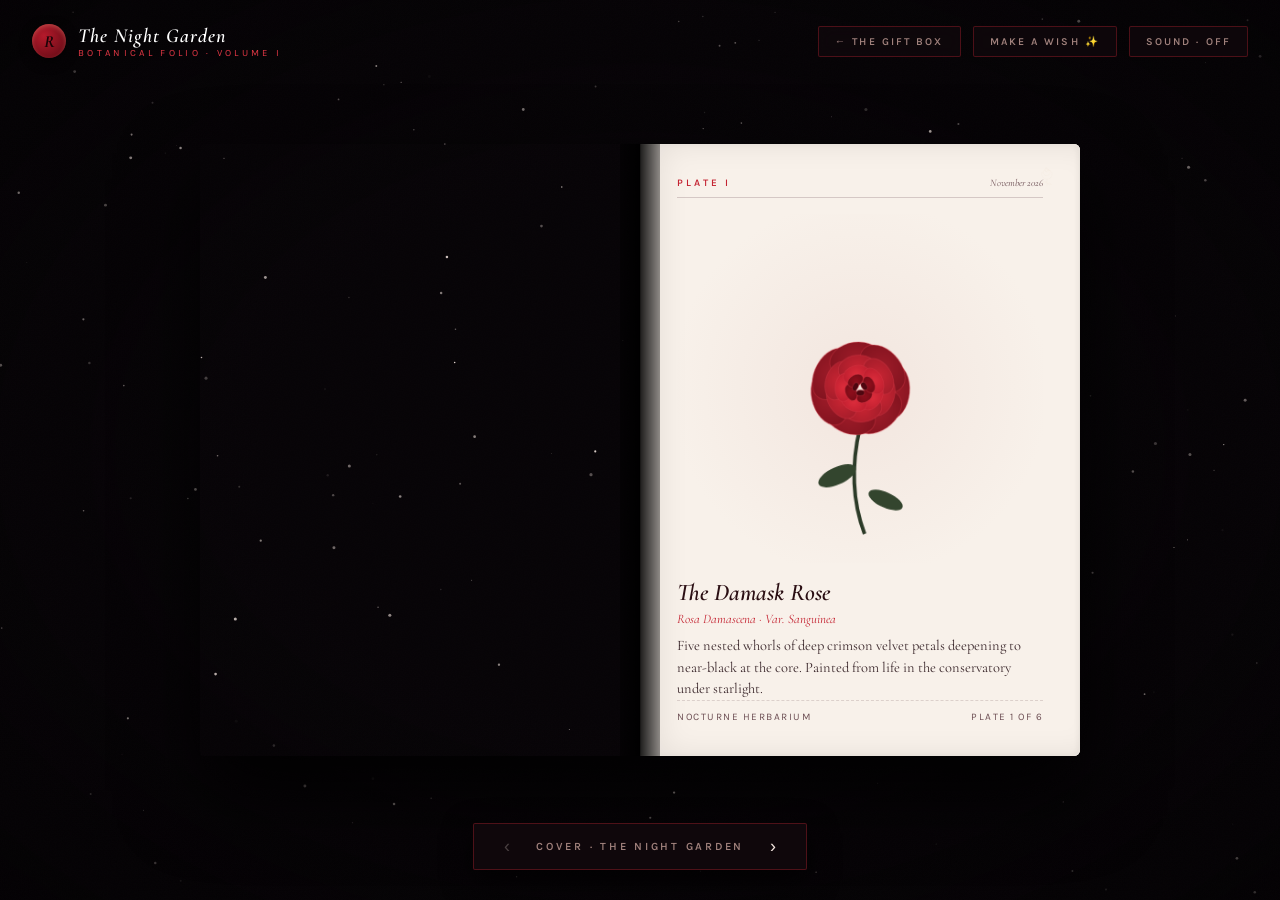
<file: album.html>
<!DOCTYPE html>
<html lang="en">

<head>
    <meta charset="utf-8" />
    <meta name="viewport" content="width=device-width, initial-scale=1, viewport-fit=cover" />
    <meta name="color-scheme" content="dark" />
    <meta name="description" content="The Night Garden — A private botanical album and memories in red and black." />
    <link rel="icon" href="data:image/svg+xml,<svg xmlns='http://www.w3.org/2000/svg' viewBox='0 0 100 100'><circle cx='50' cy='50' r='46' fill='%23070407'/><path d='M50 30 C35 15 15 35 35 60 L50 78 L65 60 C85 35 65 15 50 30 Z' fill='%23c42432'/></svg>" />
    <link rel="stylesheet" href="theme.css" />
    <script src="motifs.js"></script>
    <title>The Night Garden · Botanical Album &amp; Memories</title>

    <link rel="preconnect" href="https://fonts.googleapis.com">
    <link rel="preconnect" href="https://fonts.gstatic.com" crossorigin>
    <link
        href="https://fonts.googleapis.com/css2?family=Cormorant+Garamond:ital,wght@0,400;0,500;0,600;0,700;1,400;1,500;1,600;1,700&family=Karla:wght@300;400;500;600;700&display=swap"
        rel="stylesheet">

    <style>
        :root {
            --bg: #070407;
            --surface: #12090d;
            --surface-card: rgba(18, 9, 13, 0.94);
            --ink: #f3e5df;
            --ink-bright: #ffffff;
            --muted: #a0817c;
            --faint: #6e524d;
            --crimson: #c42432;
            --crimson-glow: #e63946;
            --crimson-dark: #6e0f1a;
            --gold: #d4a373;
            --gold-bright: #f3c78e;
            --gold-dim: rgba(212, 163, 115, 0.28);
            --border: rgba(196, 36, 50, 0.32);
            --paper-bg: #f8f1ea;
            --paper-ink: #201316;
            --paper-sub: #6c4e53;
            --page-width: min(440px, 44vw);
            --page-height: min(620px, 68vh);
        }

        * {
            margin: 0;
            padding: 0;
            box-sizing: border-box;
        }

        html,
        body {
            height: 100%;
            overflow: hidden;
            background: var(--bg);
            color: var(--ink);
            font-family: 'Karla', sans-serif;
            -webkit-font-smoothing: antialiased;
            user-select: none;
            touch-action: manipulation;
        }

        /* Ambient Starry Canvas */
        #bgCanvas {
            position: fixed;
            inset: 0;
            z-index: 1;
            pointer-events: none;
        }

        .vignette {
            position: fixed;
            inset: 0;
            z-index: 2;
            pointer-events: none;
            background: radial-gradient(ellipse at 50% 50%, transparent 40%, rgba(3, 1, 3, 0.82) 100%);
        }

        .grain {
            position: fixed;
            inset: 0;
            z-index: 3;
            pointer-events: none;
            opacity: 0.04;
            background-image: url("data:image/svg+xml;utf8,%3Csvg xmlns='http://www.w3.org/2000/svg' width='140' height='140'%3E%3Cfilter id='n'%3E%3CfeTurbulence type='fractalNoise' baseFrequency='0.85' numOctaves='2' stitchTiles='stitch'/%3E%3C/filter%3E%3Crect width='140' height='140' filter='url(%23n)' opacity='0.4'/%3E%3C/svg%3E");
        }

        /* Top Bar */
        .top-bar {
            position: fixed;
            top: 24px;
            left: 32px;
            right: 32px;
            z-index: 20;
            display: flex;
            align-items: center;
            justify-content: space-between;
            pointer-events: auto;
        }

        .brand {
            display: flex;
            align-items: center;
            gap: 12px;
            text-decoration: none;
            color: var(--ink);
        }

        .brand-seal {
            width: 34px;
            height: 34px;
            border-radius: 50%;
            background: radial-gradient(circle at 35% 35%, #b51a2b, #590913);
            display: flex;
            align-items: center;
            justify-content: center;
            font-family: 'Cormorant Garamond', Georgia, serif;
            font-size: 17px;
            font-weight: 700;
            font-style: italic;
            color: #1a0407;
            box-shadow: 0 4px 12px rgba(0, 0, 0, 0.6), inset 0 2px 4px rgba(255, 140, 120, 0.4);
        }

        .brand-text h1 {
            font-family: 'Cormorant Garamond', Georgia, serif;
            font-size: 20px;
            font-style: italic;
            font-weight: 600;
            letter-spacing: 0.05em;
            line-height: 1.1;
            color: var(--ink-bright);
        }

        .brand-text span {
            font-size: 9.5px;
            letter-spacing: 0.35em;
            text-transform: uppercase;
            color: var(--crimson-glow);
            display: block;
        }

        .nav-links {
            display: flex;
            align-items: center;
            gap: 12px;
        }

        .btn-nav {
            background: rgba(18, 9, 13, 0.7);
            border: 1px solid rgba(196, 36, 50, 0.35);
            color: var(--muted);
            font-family: 'Karla', sans-serif;
            font-size: 10.5px;
            font-weight: 600;
            letter-spacing: 0.2em;
            text-transform: uppercase;
            padding: 8px 16px;
            cursor: var(--cursor-rose-hover);
            backdrop-filter: blur(8px);
            border-radius: 2px;
            text-decoration: none;
            display: inline-flex;
            align-items: center;
            gap: 6px;
            transition: all 0.25s ease;
        }

        .btn-nav:hover {
            border-color: var(--crimson-glow);
            color: var(--ink-bright);
            background: rgba(35, 12, 18, 0.85);
            transform: translateY(-1px);
        }

        /* App Container */
        #albumApp {
            position: fixed;
            inset: 0;
            z-index: 10;
            display: flex;
            align-items: center;
            justify-content: center;
        }

        /* ==================== STATE: LOCKED ==================== */
        #lockedView {
            display: flex;
            flex-direction: column;
            align-items: center;
            justify-content: center;
            text-align: center;
            position: relative;
            transition: opacity 0.8s cubic-bezier(0.16, 1, 0.3, 1), transform 0.8s cubic-bezier(0.16, 1, 0.3, 1);
        }

        #lockedView.hidden {
            opacity: 0;
            transform: scale(0.92);
            pointer-events: none;
        }

        .album-closed-wrapper {
            position: relative;
            width: min(340px, 80vw);
            height: min(460px, 58vh);
            perspective: 1000px;
            cursor: var(--cursor-rose-hover);
            margin-bottom: 24px;
        }

        .album-book-closed {
            width: 100%;
            height: 100%;
            background: linear-gradient(135deg, #18090f 0%, #0d0407 100%);
            border-radius: 6px 14px 14px 6px;
            box-shadow: -10px 0 20px rgba(0, 0, 0, 0.8),
                        18px 24px 60px rgba(0, 0, 0, 0.9),
                        0 0 35px rgba(196, 36, 50, 0.22);
            border: 1.5px solid rgba(196, 36, 50, 0.38);
            position: relative;
            display: flex;
            flex-direction: column;
            align-items: center;
            justify-content: center;
            padding: 30px;
            transition: transform 0.3s cubic-bezier(0.16, 1, 0.3, 1), box-shadow 0.3s ease;
        }

        .album-book-closed::before {
            /* Spine ribbing */
            content: "";
            position: absolute;
            left: 0;
            top: 0;
            bottom: 0;
            width: 26px;
            background: linear-gradient(90deg, rgba(0,0,0,0.6) 0%, rgba(196,36,50,0.15) 50%, transparent 100%);
            border-right: 1px solid rgba(212, 163, 115, 0.2);
            border-radius: 6px 0 0 6px;
        }

        .album-book-closed::after {
            /* Gold foil border line */
            content: "";
            position: absolute;
            inset: 14px 14px 14px 34px;
            border: 1px solid rgba(212, 163, 115, 0.3);
            border-radius: 3px;
            pointer-events: none;
        }

        .album-cover-title {
            font-family: 'Cormorant Garamond', Georgia, serif;
            font-style: italic;
            font-size: clamp(22px, 3.2vw, 30px);
            font-weight: 600;
            color: var(--ink-bright);
            letter-spacing: 0.08em;
            margin-bottom: 4px;
            text-shadow: 0 2px 10px rgba(0,0,0,0.9);
        }

        .album-cover-sub {
            font-size: 9.5px;
            letter-spacing: 0.36em;
            text-transform: uppercase;
            color: var(--gold);
            margin-bottom: 28px;
        }

        /* Wax Seal Component */
        .wax-seal-container {
            position: relative;
            width: 90px;
            height: 90px;
            display: flex;
            align-items: center;
            justify-content: center;
            margin-bottom: 18px;
        }

        .wax-seal {
            width: 86px;
            height: 86px;
            border-radius: 50%;
            background: radial-gradient(circle at 35% 32%, #c92434 0%, #7e0e19 65%, #46060c 100%);
            box-shadow: 0 10px 30px rgba(0, 0, 0, 0.8),
                        inset 0 -8px 14px rgba(0, 0, 0, 0.6),
                        inset 0 4px 8px rgba(255, 170, 150, 0.45);
            display: flex;
            align-items: center;
            justify-content: center;
            position: relative;
            cursor: var(--cursor-rose-hover);
            transition: transform 0.2s cubic-bezier(0.16, 1, 0.3, 1), box-shadow 0.2s ease;
        }

        .wax-seal-inner {
            width: 66px;
            height: 66px;
            border-radius: 50%;
            border: 1.5px dashed rgba(255, 180, 160, 0.35);
            display: flex;
            align-items: center;
            justify-content: center;
            position: relative;
        }

        .wax-seal-monogram {
            font-family: 'Cormorant Garamond', Georgia, serif;
            font-style: italic;
            font-size: 38px;
            font-weight: 700;
            color: #240407;
            text-shadow: 0 1px 2px rgba(255, 160, 150, 0.3);
            line-height: 1;
        }

        .seal-crack-svg {
            position: absolute;
            inset: 0;
            width: 100%;
            height: 100%;
            pointer-events: none;
            opacity: 0;
        }

        .seal-crack-svg path {
            stroke: #ffe6a7;
            stroke-width: 2.2;
            stroke-linecap: round;
            stroke-linejoin: round;
            fill: none;
            filter: drop-shadow(0 0 6px #ffd166);
            stroke-dasharray: 60;
            stroke-dashoffset: 60;
        }

        /* Shake animation when hovered or clicked while locked */
        .seal-shake {
            animation: sealWobble 0.6s cubic-bezier(0.36, 0.07, 0.19, 0.97) both;
        }

        @keyframes sealWobble {
            10%, 90% { transform: translate3d(-2px, 0, 0) rotate(-1.5deg); }
            20%, 80% { transform: translate3d(3px, 0, 0) rotate(2deg); }
            30%, 50%, 70% { transform: translate3d(-4px, 0, 0) rotate(-2deg); }
            40%, 60% { transform: translate3d(4px, 0, 0) rotate(2deg); }
        }

        /* Seal tooltip */
        .seal-tooltip {
            position: absolute;
            bottom: -46px;
            left: 50%;
            transform: translateX(-50%) translateY(6px);
            background: rgba(14, 6, 10, 0.94);
            border: 1px solid rgba(230, 57, 70, 0.6);
            color: #fff;
            padding: 7px 16px;
            font-size: 11.5px;
            font-weight: 600;
            letter-spacing: 0.12em;
            border-radius: 3px;
            white-space: nowrap;
            pointer-events: none;
            opacity: 0;
            transition: opacity 0.3s ease, transform 0.3s ease;
            box-shadow: 0 8px 24px rgba(0, 0, 0, 0.8), 0 0 16px rgba(196, 36, 50, 0.35);
            z-index: 15;
        }

        .seal-tooltip::after {
            content: "";
            position: absolute;
            top: -5px;
            left: 50%;
            transform: translateX(-50%);
            border-left: 5px solid transparent;
            border-right: 5px solid transparent;
            border-bottom: 5px solid rgba(230, 57, 70, 0.6);
        }

        .seal-tooltip.visible {
            opacity: 1;
            transform: translateX(-50%) translateY(0);
        }

        /* Seal ribbon */
        .seal-ribbon {
            position: absolute;
            width: 14px;
            height: 100%;
            background: linear-gradient(180deg, rgba(20, 2, 5, 0.95), rgba(40, 5, 10, 0.95));
            border-left: 1px solid rgba(196, 36, 50, 0.3);
            border-right: 1px solid rgba(196, 36, 50, 0.3);
            z-index: 1;
        }

        .locked-caption {
            font-family: 'Cormorant Garamond', Georgia, serif;
            font-style: italic;
            font-size: 16px;
            color: var(--muted);
            margin-top: 8px;
            max-width: 320px;
            line-height: 1.4;
        }

        .test-unlock-bar {
            margin-top: 18px;
            display: flex;
            align-items: center;
            gap: 12px;
        }

        .btn-test-unlock {
            background: transparent;
            border: 1px dashed rgba(212, 163, 115, 0.45);
            color: var(--gold);
            font-family: 'Karla', sans-serif;
            font-size: 10px;
            letter-spacing: 0.2em;
            text-transform: uppercase;
            padding: 6px 14px;
            border-radius: 2px;
            cursor: var(--cursor-rose-hover);
            transition: all 0.25s ease;
        }

        .btn-test-unlock:hover {
            background: rgba(212, 163, 115, 0.12);
            border-color: var(--gold-bright);
            color: var(--gold-bright);
        }

        /* ==================== STATE: ALBUM_OPEN ==================== */
        #openView {
            position: fixed;
            inset: 0;
            z-index: 12;
            display: flex;
            flex-direction: column;
            align-items: center;
            justify-content: center;
            opacity: 0;
            pointer-events: none;
            transition: opacity 0.8s cubic-bezier(0.16, 1, 0.3, 1);
        }

        #openView.active {
            opacity: 1;
            pointer-events: auto;
        }

        /* 3D Book Stage */
        .book-viewport {
            perspective: 2000px;
            perspective-origin: 50% 50%;
            width: calc(var(--page-width) * 2);
            height: var(--page-height);
            position: relative;
            display: flex;
            align-items: center;
            justify-content: center;
        }

        .book-container {
            width: calc(var(--page-width) * 2);
            height: var(--page-height);
            position: relative;
            transform-style: preserve-3d;
            box-shadow: 0 35px 80px rgba(0, 0, 0, 0.85);
            border-radius: 4px 10px 10px 4px;
        }

        /* Spine shadow */
        .book-spine {
            position: absolute;
            left: 50%;
            top: 0;
            bottom: 0;
            width: 40px;
            transform: translateX(-50%);
            background: linear-gradient(90deg, 
                rgba(0,0,0,0.4) 0%, 
                rgba(0,0,0,0.85) 48%, 
                rgba(0,0,0,0.95) 50%, 
                rgba(0,0,0,0.85) 52%, 
                rgba(0,0,0,0.4) 100%);
            z-index: 30;
            pointer-events: none;
        }

        /* Single Page Sheet */
        .sheet {
            position: absolute;
            top: 0;
            right: 0;
            width: var(--page-width);
            height: var(--page-height);
            transform-origin: left center;
            transform-style: preserve-3d;
            transition: transform 0.9s cubic-bezier(0.25, 1, 0.3, 1);
            cursor: var(--cursor-rose-hover);
        }

        .sheet.flipped {
            transform: rotateY(-180deg);
        }

        .page-face {
            position: absolute;
            inset: 0;
            background: var(--paper-bg);
            color: var(--paper-ink);
            backface-visibility: hidden;
            border-radius: 0 6px 6px 0;
            overflow: hidden;
            display: flex;
            flex-direction: column;
            padding: 32px 36px;
            box-shadow: inset 20px 0 30px rgba(0, 0, 0, 0.08), 
                        inset -2px 0 5px rgba(0, 0, 0, 0.04);
            border: 1px solid rgba(0, 0, 0, 0.06);
        }

        .page-face.back {
            transform: rotateY(180deg);
            border-radius: 6px 0 0 6px;
            box-shadow: inset -20px 0 30px rgba(0, 0, 0, 0.08), 
                        inset 2px 0 5px rgba(0, 0, 0, 0.04);
        }

        /* Botanical & Plate Content Styling */
        .plate-header {
            display: flex;
            align-items: baseline;
            justify-content: space-between;
            border-bottom: 1px solid rgba(108, 78, 83, 0.25);
            padding-bottom: 8px;
            margin-bottom: 16px;
        }

        .plate-num {
            font-size: 10px;
            font-weight: 600;
            letter-spacing: 0.3em;
            text-transform: uppercase;
            color: var(--crimson);
        }

        .plate-date {
            font-size: 10px;
            font-style: italic;
            font-family: 'Cormorant Garamond', Georgia, serif;
            color: var(--paper-sub);
        }

        .plate-art {
            flex: 1;
            display: flex;
            align-items: center;
            justify-content: center;
            position: relative;
            background: radial-gradient(circle at 50% 50%, rgba(240, 225, 218, 0.7), transparent 75%);
            border-radius: 4px;
            margin-bottom: 16px;
            overflow: hidden;
        }

        .plate-canvas {
            width: 100%;
            height: 100%;
            display: block;
        }

        .plate-title {
            font-family: 'Cormorant Garamond', Georgia, serif;
            font-style: italic;
            font-size: 24px;
            font-weight: 600;
            color: #2b0f14;
            line-height: 1.15;
            margin-bottom: 4px;
        }

        .plate-latin {
            font-family: 'Cormorant Garamond', serif;
            font-style: italic;
            font-size: 13px;
            color: var(--crimson);
            margin-bottom: 8px;
        }

        .plate-body {
            font-family: 'Cormorant Garamond', serif;
            font-size: 14.5px;
            line-height: 1.5;
            color: #3b282c;
        }

        .plate-signature {
            margin-top: auto;
            display: flex;
            align-items: center;
            justify-content: space-between;
            font-size: 10px;
            letter-spacing: 0.15em;
            text-transform: uppercase;
            color: var(--paper-sub);
            padding-top: 10px;
            border-top: 1px dashed rgba(108, 78, 83, 0.2);
        }

        /* Dedication Page Special */
        .dedication-page {
            background: linear-gradient(160deg, #fbf7f2 0%, #f1e6dc 100%);
            display: flex;
            flex-direction: column;
            justify-content: center;
            text-align: center;
            padding: 40px;
        }

        .dedication-ornament {
            font-size: 24px;
            color: var(--crimson);
            margin-bottom: 16px;
        }

        .dedication-title {
            font-family: 'Cormorant Garamond', Georgia, serif;
            font-style: italic;
            font-size: 32px;
            font-weight: 600;
            color: #28070e;
            margin-bottom: 18px;
            line-height: 1.1;
        }

        .dedication-text {
            font-family: 'Cormorant Garamond', Georgia, serif;
            font-style: italic;
            font-size: 17px;
            line-height: 1.65;
            color: #3f2228;
            margin-bottom: 24px;
        }

        /* Controls under flipbook */
        .book-controls {
            position: fixed;
            bottom: 30px;
            left: 50%;
            transform: translateX(-50%);
            z-index: 25;
            display: flex;
            align-items: center;
            gap: 16px;
            background: rgba(18, 9, 13, 0.88);
            border: 1px solid rgba(196, 36, 50, 0.35);
            padding: 8px 20px;
            border-radius: 2px;
            backdrop-filter: blur(10px);
            box-shadow: 0 10px 30px rgba(0, 0, 0, 0.7);
        }

        .btn-page-turn {
            background: transparent;
            border: none;
            color: var(--ink);
            font-size: 18px;
            cursor: var(--cursor-rose-hover);
            padding: 4px 10px;
            border-radius: 4px;
            transition: all 0.2s;
            display: flex;
            align-items: center;
            justify-content: center;
        }

        .btn-page-turn:hover:not(:disabled) {
            color: var(--crimson-glow);
            transform: scale(1.15);
        }

        .btn-page-turn:disabled {
            opacity: 0.25;
            cursor: not-allowed;
        }

        .page-indicator {
            font-size: 11px;
            font-weight: 600;
            letter-spacing: 0.25em;
            text-transform: uppercase;
            color: var(--muted);
            min-width: 80px;
            text-align: center;
        }

        /* Page click helpers */
        .page-click-zone {
            position: absolute;
            top: 0;
            bottom: 0;
            width: 50%;
            z-index: 40;
            cursor: var(--cursor-rose-hover);
        }

        .click-prev { left: 0; }
        .click-next { right: 0; }

        @media (max-width: 768px) {
            :root {
                --page-width: min(320px, 86vw);
                --page-height: min(480px, 64vh);
            }

            .book-viewport {
                width: var(--page-width);
            }

            .book-container {
                width: var(--page-width);
            }

            .book-spine {
                display: none;
            }

            .sheet {
                left: 0;
            }
        }

        @media (prefers-reduced-motion: reduce) {
            * {
                animation-duration: 0.01ms !important;
                transition-duration: 0.01ms !important;
            }
        }
    </style>
</head>

<body>
    <canvas id="bgCanvas"></canvas>
    <div class="vignette"></div>
    <div class="grain"></div>

    <!-- Navigation Header -->
    <header class="top-bar">
        <a class="brand" href="index.html">
            <div class="brand-seal">R</div>
            <div class="brand-text">
                <h1>The Night Garden</h1>
                <span>Botanical Folio · Volume I</span>
            </div>
        </a>
        <nav class="nav-links">
            <a class="btn-nav" href="index.html">← The Gift Box</a>
            <a class="btn-nav" href="wish.html">Make a Wish ✨</a>
            <button class="btn-nav" id="btnAudioToggle" type="button" aria-pressed="false">Sound · Off</button>
        </nav>
    </header>

    <main id="albumApp">
        <!-- ==================== STATE: LOCKED ==================== -->
        <section id="lockedView" aria-label="Wax-Sealed Album">
            <div class="album-closed-wrapper" id="albumClosedWrapper" tabindex="0" role="button"
                aria-haspopup="dialog" aria-label="Wax-Sealed Botanical Album. Sealed until November 9, 2026.">
                <div class="album-book-closed" id="bookClosed">
                    <div class="seal-ribbon"></div>
                    <div class="album-cover-title">The Night Garden</div>
                    <div class="album-cover-sub">Botanical Plates &amp; Memories</div>

                    <!-- Wax Seal Component -->
                    <div class="wax-seal-container">
                        <div class="wax-seal" id="waxSeal" title="Click or hover to inspect seal">
                            <div class="wax-seal-inner">
                                <span class="wax-seal-monogram">R</span>
                            </div>
                            <!-- Golden Crack SVG -->
                            <svg class="seal-crack-svg" id="sealCrackSvg" viewBox="0 0 100 100">
                                <path id="crackPath1" d="M50 8 L48 35 L34 45 L20 60 L12 85" />
                                <path id="crackPath2" d="M48 35 L62 52 L78 58 L92 78" />
                                <path id="crackPath3" d="M62 52 L52 75 L54 94" />
                            </svg>
                        </div>
                        <div class="seal-tooltip" id="sealTooltip" role="status" aria-live="polite">
                            Sealed until Nov 9, 2026 🔒
                        </div>
                    </div>

                    <p class="locked-caption">
                        Ceremonially sealed with crimson wax.<br>
                        Unlocks when the birthday moment arrives.
                    </p>
                </div>
            </div>

            <!-- Discrete Preview / Test Unlock Toggle -->
            <div class="test-unlock-bar">
                <button class="btn-test-unlock" id="btnBreakSealTest" type="button">
                    Break Seal &amp; Preview Album ⚡
                </button>
            </div>
        </section>

        <!-- ==================== STATE: ALBUM_OPEN ==================== -->
        <section id="openView" aria-label="Interactive Botanical Album">
            <div class="book-viewport">
                <!-- Click Zones for fast clicking -->
                <div class="page-click-zone click-prev" id="zonePrev" title="Previous Page"></div>
                <div class="page-click-zone click-next" id="zoneNext" title="Next Page"></div>

                <div class="book-container" id="bookContainer">
                    <div class="book-spine"></div>

                    <!-- SHEET 3 (Plates V & VI) - Base / Back -->
                    <div class="sheet" id="sheet3" style="z-index: 1;">
                        <!-- Front Face: Plate V Posy -->
                        <div class="page-face front">
                            <div class="card-botanical-flourish" aria-hidden="true">
                                <svg viewBox="0 0 100 100" width="28" height="28" style="fill:none;stroke:var(--champagne,#d4b483);stroke-width:1;stroke-linecap:round;stroke-linejoin:round;"><path d="M50,20 C44,32 44,54 50,66 C56,54 56,32 50,20 Z M50,66 C36,62 26,48 30,30 C38,42 45,55 50,66 Z M50,66 C64,62 74,48 70,30 C62,42 55,55 50,66 Z M50,66 L50,92 M50,82 Q65,72 70,54 Q60,68 50,78" /></svg>
                            </div>
                            <div class="plate-header">
                                <span class="plate-num">Plate V</span>
                                <span class="plate-date">November 2026</span>
                            </div>
                            <div class="plate-art">
                                <canvas class="plate-canvas" id="canvasPlate5"></canvas>
                            </div>
                            <h2 class="plate-title">The Midnight Posy</h2>
                            <div class="plate-latin">Fasciculus Nocturnus · Hand-Tied Ribbon</div>
                            <p class="plate-body">
                                Eleven stems gathered into folded obsidian paper, tied in heavy silk.
                                Kept in darkness so each bloom wakes only when held.
                            </p>
                            <div class="plate-signature">
                                <span>Nocturne Herbarium</span>
                                <span>Plate 5 of 6</span>
                            </div>
                        </div>

                        <!-- Back Face: Plate VI Colophon & Wishes -->
                        <div class="page-face back dedication-page">
                            <div class="card-botanical-flourish" aria-hidden="true">
                                <svg viewBox="0 0 100 100" width="28" height="28" style="fill:none;stroke:var(--champagne,#d4b483);stroke-width:1;stroke-linecap:round;stroke-linejoin:round;"><path d="M50,50 Q46,32 50,16 Q54,32 50,50 Z M50,50 Q66,36 82,28 Q74,46 50,50 Z M50,50 Q34,36 18,28 Q26,46 50,50 Z M50,50 Q72,58 84,72 Q64,68 50,50 Z M50,50 Q28,58 16,72 Q36,68 50,50 Z M50,50 Q46,68 50,86 Q54,68 50,50 Z M50,50 L46,38 M50,50 L54,38 M50,50 L50,35" /></svg>
                            </div>
                            <div class="dedication-ornament">❦</div>
                            <h2 class="dedication-title">Colophon</h2>
                            <p class="dedication-text">
                                Set in Cormorant Garamond &amp; Karla.<br>
                                Rendered with procedural starlight, procedural velvet canvas, and soft acoustic bells.<br>
                                Every petal crafted without a single white fleck.
                            </p>
                            <div style="margin-top: 14px;">
                                <a class="btn-nav" href="wish.html" style="background: rgba(196,36,50,0.15); color: #fff;">
                                    View Wishes Left in the Night ✨
                                </a>
                            </div>
                            <div class="plate-signature" style="margin-top: 24px;">
                                <span>Printed in Obsidian &amp; Red</span>
                                <span>Finis</span>
                            </div>
                        </div>
                    </div>

                    <!-- SHEET 2 (Plates III & IV) - Middle -->
                    <div class="sheet" id="sheet2" style="z-index: 2;">
                        <!-- Front Face: Plate III Night Tulip -->
                        <div class="page-face front">
                            <div class="card-botanical-flourish" aria-hidden="true">
                                <svg viewBox="0 0 100 100" width="28" height="28" style="fill:none;stroke:var(--champagne,#d4b483);stroke-width:1;stroke-linecap:round;stroke-linejoin:round;"><path d="M50,20 C44,32 44,54 50,66 C56,54 56,32 50,20 Z M50,66 C36,62 26,48 30,30 C38,42 45,55 50,66 Z M50,66 C64,62 74,48 70,30 C62,42 55,55 50,66 Z M50,66 L50,92 M50,82 Q65,72 70,54 Q60,68 50,78" /></svg>
                            </div>
                            <div class="plate-header">
                                <span class="plate-num">Plate III</span>
                                <span class="plate-date">November 2026</span>
                            </div>
                            <div class="plate-art">
                                <canvas class="plate-canvas" id="canvasPlate3"></canvas>
                            </div>
                            <h2 class="plate-title">The Night Tulip</h2>
                            <div class="plate-latin">Tulipa Gesneriana · Queen of the Dark</div>
                            <p class="plate-body">
                                Goblet-shaped petals steeped in darkest oxblood with iridescent crimson edges.
                                At rest they cup the quiet heat of midnight.
                            </p>
                            <div class="plate-signature">
                                <span>Nocturne Herbarium</span>
                                <span>Plate 3 of 6</span>
                            </div>
                        </div>

                        <!-- Back Face: Plate IV Dedication -->
                        <div class="page-face back dedication-page">
                            <div class="card-botanical-flourish" aria-hidden="true">
                                <svg viewBox="0 0 100 100" width="28" height="28" style="fill:none;stroke:var(--champagne,#d4b483);stroke-width:1;stroke-linecap:round;stroke-linejoin:round;"><path d="M50,24 C44,24 40,28 42,34 C44,38 52,38 54,32 C55,27 48,25 45,28 C42,31 43,37 48,39 C54,41 58,35 56,30 M39,33 C34,40 37,48 45,52 C53,54 62,48 61,38 C60,32 54,30 50,30 M32,40 C28,50 34,62 48,65 C60,66 69,56 68,44 C67,36 60,33 54,33 M50,65 Q50,78 50,90 M49,74 Q38,70 34,78 Q42,80 49,76 M51,80 Q62,76 66,84 Q58,86 51,82" /></svg>
                            </div>
                            <div class="dedication-ornament">❧</div>
                            <h2 class="dedication-title">For You, On Your Birthday</h2>
                            <p class="dedication-text">
                                "May the year ahead unfurl gently, like night roses in a warm room —
                                fearless, deep, and luminous in the dark."
                            </p>
                            <div style="font-family:'Cormorant Garamond', Georgia, serif; font-size: 20px; font-style: italic; color: var(--crimson);">
                                With all my heart.
                            </div>
                            <div class="plate-signature" style="margin-top: 30px;">
                                <span>Dedication</span>
                                <span>Plate 4 of 6</span>
                            </div>
                        </div>
                    </div>

                    <!-- SHEET 1 (Plates I & II) - Top -->
                    <div class="sheet" id="sheet1" style="z-index: 3;">
                        <!-- Front Face: Plate I Damask Rose -->
                        <div class="page-face front">
                            <div class="card-botanical-flourish" aria-hidden="true">
                                <svg viewBox="0 0 100 100" width="28" height="28" style="fill:none;stroke:var(--champagne,#d4b483);stroke-width:1;stroke-linecap:round;stroke-linejoin:round;"><path d="M50,24 C44,24 40,28 42,34 C44,38 52,38 54,32 C55,27 48,25 45,28 C42,31 43,37 48,39 C54,41 58,35 56,30 M39,33 C34,40 37,48 45,52 C53,54 62,48 61,38 C60,32 54,30 50,30 M32,40 C28,50 34,62 48,65 C60,66 69,56 68,44 C67,36 60,33 54,33 M50,65 Q50,78 50,90 M49,74 Q38,70 34,78 Q42,80 49,76 M51,80 Q62,76 66,84 Q58,86 51,82" /></svg>
                            </div>
                            <div class="plate-header">
                                <span class="plate-num">Plate I</span>
                                <span class="plate-date">November 2026</span>
                            </div>
                            <div class="plate-art">
                                <canvas class="plate-canvas" id="canvasPlate1"></canvas>
                            </div>
                            <h2 class="plate-title">The Damask Rose</h2>
                            <div class="plate-latin">Rosa Damascena · Var. Sanguinea</div>
                            <p class="plate-body">
                                Five nested whorls of deep crimson velvet petals deepening to near-black at the core.
                                Painted from life in the conservatory under starlight.
                            </p>
                            <div class="plate-signature">
                                <span>Nocturne Herbarium</span>
                                <span>Plate 1 of 6</span>
                            </div>
                        </div>

                        <!-- Back Face: Plate II Stargazer Lily -->
                        <div class="page-face back">
                            <div class="card-botanical-flourish" aria-hidden="true">
                                <svg viewBox="0 0 100 100" width="28" height="28" style="fill:none;stroke:var(--champagne,#d4b483);stroke-width:1;stroke-linecap:round;stroke-linejoin:round;"><path d="M50,50 Q46,32 50,16 Q54,32 50,50 Z M50,50 Q66,36 82,28 Q74,46 50,50 Z M50,50 Q34,36 18,28 Q26,46 50,50 Z M50,50 Q72,58 84,72 Q64,68 50,50 Z M50,50 Q28,58 16,72 Q36,68 50,50 Z M50,50 Q46,68 50,86 Q54,68 50,50 Z M50,50 L46,38 M50,50 L54,38 M50,50 L50,35" /></svg>
                            </div>
                            <div class="plate-header">
                                <span class="plate-num">Plate II</span>
                                <span class="plate-date">November 2026</span>
                            </div>
                            <div class="plate-art">
                                <canvas class="plate-canvas" id="canvasPlate2"></canvas>
                            </div>
                            <h2 class="plate-title">The Stargazer Lily</h2>
                            <div class="plate-latin">Lilium Orientalis · Star of Midnight</div>
                            <p class="plate-body">
                                Flared recurved petals dappled with dark garnet papillae.
                                Golden stamens heavy with rust pollen, radiating outwards into the cool evening air.
                            </p>
                            <div class="plate-signature">
                                <span>Nocturne Herbarium</span>
                                <span>Plate 2 of 6</span>
                            </div>
                        </div>
                    </div>
                </div>
            </div>

            <!-- Book Navigation Toolbar -->
            <div class="book-controls">
                <button class="btn-page-turn" id="btnPrevPage" type="button" aria-label="Previous page" disabled>‹</button>
                <span class="page-indicator" id="pageIndicator" aria-live="polite">Cover</span>
                <button class="btn-page-turn" id="btnNextPage" type="button" aria-label="Next page">›</button>
            </div>
        </section>
    </main>

    <script>
        // ==========================================
        // CONFIG & CEREMONIAL UNLOCK SPECIFICATION
        // ==========================================
        // Target unlock date: November 9, 2026 at 00:00:00 local time
        const UNLOCK_TIMESTAMP = "2026-11-09T00:00:00";
        const unlockTargetDate = new Date(UNLOCK_TIMESTAMP);

        // Application State
        let isUnlocked = false;
        let currentSpread = 0; // 0 = closed cover, 1 = sheet1 flipped, 2 = sheet2 flipped, 3 = sheet3 flipped
        const maxSpreads = 3;
        const sheets = [
            document.getElementById("sheet1"),
            document.getElementById("sheet2"),
            document.getElementById("sheet3")
        ];

        // Audio System: Synthesized procedural sound effects (100% offline)
        let audioCtx = null;
        let soundEnabled = false;

        function initAudio() {
            if (!audioCtx) {
                const AudioContextClass = window.AudioContext || window.webkitAudioContext;
                if (AudioContextClass) {
                    audioCtx = new AudioContextClass();
                }
            }
            if (audioCtx && audioCtx.state === "suspended") {
                audioCtx.resume();
            }
        }

        function playWaxCrackSound() {
            if (!soundEnabled || !audioCtx) return;
            try {
                const t = audioCtx.currentTime;
                // Crack noise burst
                const bufferSize = audioCtx.sampleRate * 0.15;
                const buffer = audioCtx.createBuffer(1, bufferSize, audioCtx.sampleRate);
                const data = buffer.getChannelData(0);
                for (let i = 0; i < bufferSize; i++) {
                    data[i] = (Math.random() * 2 - 1) * Math.exp(-i / (bufferSize * 0.18));
                }
                const noise = audioCtx.createBufferSource();
                noise.buffer = buffer;
                const filter = audioCtx.createBiquadFilter();
                filter.type = "bandpass";
                filter.frequency.setValueAtTime(1400, t);
                filter.Q.setValueAtTime(3.0, t);

                const gain = audioCtx.createGain();
                gain.gain.setValueAtTime(0.6, t);
                gain.gain.exponentialRampToValueAtTime(0.001, t + 0.15);

                noise.connect(filter);
                filter.connect(gain);
                gain.connect(audioCtx.destination);
                noise.start(t);

                // Crystal chime resonant ring
                const osc = audioCtx.createOscillator();
                const oscGain = audioCtx.createGain();
                osc.type = "sine";
                osc.frequency.setValueAtTime(1864, t);
                oscGain.gain.setValueAtTime(0.18, t);
                oscGain.gain.exponentialRampToValueAtTime(0.0001, t + 0.8);
                osc.connect(oscGain);
                oscGain.connect(audioCtx.destination);
                osc.start(t);
                osc.stop(t + 0.8);
            } catch (e) {
                console.warn("Audio error:", e);
            }
        }

        function playPageTurnSound() {
            if (!soundEnabled || !audioCtx) return;
            try {
                const t = audioCtx.currentTime;
                // Soft parchment rustle
                const bufferSize = audioCtx.sampleRate * 0.25;
                const buffer = audioCtx.createBuffer(1, bufferSize, audioCtx.sampleRate);
                const data = buffer.getChannelData(0);
                for (let i = 0; i < bufferSize; i++) {
                    data[i] = (Math.random() * 2 - 1) * Math.sin((i / bufferSize) * Math.PI);
                }
                const noise = audioCtx.createBufferSource();
                noise.buffer = buffer;
                const filter = audioCtx.createBiquadFilter();
                filter.type = "lowpass";
                filter.frequency.setValueAtTime(800, t);
                filter.frequency.linearRampToValueAtTime(350, t + 0.25);

                const gain = audioCtx.createGain();
                gain.gain.setValueAtTime(0.25, t);
                gain.gain.exponentialRampToValueAtTime(0.001, t + 0.25);

                noise.connect(filter);
                filter.connect(gain);
                gain.connect(audioCtx.destination);
                noise.start(t);
            } catch (e) {}
        }

        // Sound toggle button
        const btnAudioToggle = document.getElementById("btnAudioToggle");
        btnAudioToggle.addEventListener("click", () => {
            initAudio();
            soundEnabled = !soundEnabled;
            btnAudioToggle.setAttribute("aria-pressed", soundEnabled ? "true" : "false");
            btnAudioToggle.textContent = soundEnabled ? "Sound · On" : "Sound · Off";
        });

        // ==========================================
        // STARFIELD BACKGROUND CANVAS
        // ==========================================
        const bgCanvas = document.getElementById("bgCanvas");
        const bgCtx = bgCanvas.getContext("2d");
        let stars = [];

        function resizeBg() {
            bgCanvas.width = window.innerWidth;
            bgCanvas.height = window.innerHeight;
            stars = [];
            const count = Math.floor((bgCanvas.width * bgCanvas.height) / 7000);
            for (let i = 0; i < count; i++) {
                stars.push({
                    x: Math.random() * bgCanvas.width,
                    y: Math.random() * bgCanvas.height,
                    r: Math.random() * 1.3 + 0.3,
                    alpha: Math.random() * 0.6 + 0.2,
                    speed: Math.random() * 0.02 + 0.005,
                    phase: Math.random() * Math.PI * 2
                });
            }
        }
        window.addEventListener("resize", resizeBg);
        resizeBg();

        function renderStars(time) {
            bgCtx.clearRect(0, 0, bgCanvas.width, bgCanvas.height);
            for (let s of stars) {
                const a = s.alpha + Math.sin(time * 0.001 * s.speed * 60 + s.phase) * 0.25;
                bgCtx.fillStyle = `rgba(243, 229, 223, ${Math.max(0.05, Math.min(1, a))})`;
                bgCtx.beginPath();
                bgCtx.arc(s.x, s.y, s.r, 0, Math.PI * 2);
                bgCtx.fill();
            }
            requestAnimationFrame(renderStars);
        }
        requestAnimationFrame(renderStars);

        // ==========================================
        // PROCEDURAL BOTANICAL PLATE ILLUSTRATIONS
        // ==========================================
        function paintRosePlate(canvas) {
            const ctx = canvas.getContext("2d");
            canvas.width = 400;
            canvas.height = 360;
            const cx = 200, cy = 180;

            // Dark velvet petals in concentric spirals
            ctx.clearRect(0, 0, canvas.width, canvas.height);

            // Stem & sepals
            ctx.strokeStyle = "#2c3b28";
            ctx.lineWidth = 4;
            ctx.beginPath();
            ctx.moveTo(cx, cy + 40);
            ctx.quadraticCurveTo(cx - 15, cy + 100, cx + 5, cy + 150);
            ctx.stroke();

            // Leaves
            ctx.fillStyle = "#33452e";
            ctx.beginPath();
            ctx.ellipse(cx - 25, cy + 90, 22, 9, -0.4, 0, Math.PI * 2);
            ctx.fill();
            ctx.beginPath();
            ctx.ellipse(cx + 28, cy + 115, 20, 8, 0.4, 0, Math.PI * 2);
            ctx.fill();

            // Rose petals
            const rings = [
                { count: 7, r: 64, color: "#7a111c", stroke: "#9c1b28", rot: 0.1 },
                { count: 6, r: 46, color: "#9c1b28", stroke: "#c42432", rot: 0.4 },
                { count: 5, r: 32, color: "#b51a2b", stroke: "#d92b3a", rot: 0.7 },
                { count: 4, r: 20, color: "#6a0a14", stroke: "#8a0e1b", rot: 1.1 },
                { count: 3, r: 10, color: "#36040a", stroke: "#4f0710", rot: 1.5 }
            ];

            for (let ring of rings) {
                for (let i = 0; i < ring.count; i++) {
                    const angle = (i / ring.count) * Math.PI * 2 + ring.rot;
                    const px = cx + Math.cos(angle) * (ring.r * 0.55);
                    const py = cy + Math.sin(angle) * (ring.r * 0.45);

                    ctx.save();
                    ctx.translate(px, py);
                    ctx.rotate(angle + Math.PI / 2);

                    const grad = ctx.createRadialGradient(0, 0, 2, 0, 0, ring.r * 0.6);
                    grad.addColorStop(0, ring.stroke);
                    grad.addColorStop(1, ring.color);

                    ctx.fillStyle = grad;
                    ctx.strokeStyle = "rgba(220, 60, 75, 0.35)";
                    ctx.lineWidth = 1;

                    ctx.beginPath();
                    ctx.ellipse(0, 0, ring.r * 0.45, ring.r * 0.3, 0, 0, Math.PI * 2);
                    ctx.fill();
                    ctx.stroke();
                    ctx.restore();
                }
            }
        }

        function paintLilyPlate(canvas) {
            const ctx = canvas.getContext("2d");
            canvas.width = 400;
            canvas.height = 360;
            const cx = 200, cy = 180;
            ctx.clearRect(0, 0, canvas.width, canvas.height);

            // Stem
            ctx.strokeStyle = "#2a3824";
            ctx.lineWidth = 3.5;
            ctx.beginPath();
            ctx.moveTo(cx, cy + 50);
            ctx.quadraticCurveTo(cx + 10, cy + 95, cx - 10, cy + 150);
            ctx.stroke();

            // 6 large recurved petals
            for (let i = 0; i < 6; i++) {
                const angle = (i / 6) * Math.PI * 2;
                ctx.save();
                ctx.translate(cx, cy);
                ctx.rotate(angle);

                const grad = ctx.createLinearGradient(0, 0, 0, 85);
                grad.addColorStop(0, "#520710");
                grad.addColorStop(0.5, "#a61928");
                grad.addColorStop(1, "#da2a3b");

                ctx.fillStyle = grad;
                ctx.strokeStyle = "rgba(240, 160, 150, 0.3)";
                ctx.lineWidth = 1;

                ctx.beginPath();
                ctx.moveTo(0, 5);
                ctx.quadraticCurveTo(18, 45, 6, 85);
                ctx.quadraticCurveTo(0, 92, -6, 85);
                ctx.quadraticCurveTo(-18, 45, 0, 5);
                ctx.fill();
                ctx.stroke();

                // Dotted papillae on lily petals
                ctx.fillStyle = "#2d0308";
                for (let d = 15; d < 55; d += 10) {
                    ctx.beginPath();
                    ctx.arc((Math.random() - 0.5) * 8, d, 1.2, 0, Math.PI * 2);
                    ctx.fill();
                }

                ctx.restore();
            }

            // Golden stamens
            for (let i = 0; i < 6; i++) {
                const angle = (i / 6) * Math.PI * 2 + 0.5;
                ctx.save();
                ctx.translate(cx, cy);
                ctx.rotate(angle);
                ctx.strokeStyle = "rgba(230, 200, 120, 0.7)";
                ctx.lineWidth = 1.5;
                ctx.beginPath();
                ctx.moveTo(0, 0);
                ctx.lineTo(0, 50);
                ctx.stroke();

                // Anther
                ctx.fillStyle = "#c97a2b";
                ctx.beginPath();
                ctx.ellipse(0, 52, 4, 1.8, 0, 0, Math.PI * 2);
                ctx.fill();
                ctx.restore();
            }
        }

        function paintTulipPlate(canvas) {
            const ctx = canvas.getContext("2d");
            canvas.width = 400;
            canvas.height = 360;
            const cx = 200, cy = 170;
            ctx.clearRect(0, 0, canvas.width, canvas.height);

            // Sturdy stem
            ctx.strokeStyle = "#384732";
            ctx.lineWidth = 5;
            ctx.beginPath();
            ctx.moveTo(cx, cy + 45);
            ctx.lineTo(cx, cy + 155);
            ctx.stroke();

            // Broad foliage
            ctx.fillStyle = "#2b3b24";
            ctx.beginPath();
            ctx.moveTo(cx - 2, cy + 150);
            ctx.quadraticCurveTo(cx - 50, cy + 110, cx - 35, cy + 60);
            ctx.quadraticCurveTo(cx - 20, cy + 100, cx - 2, cy + 120);
            ctx.fill();

            // Tulip cup petals
            const petals = [
                { ox: -22, w: 28, h: 72, rot: -0.15, color1: "#87121e", color2: "#40060c" },
                { ox: 22, w: 28, h: 72, rot: 0.15, color1: "#87121e", color2: "#40060c" },
                { ox: 0, w: 32, h: 76, rot: 0, color1: "#ba1e2d", color2: "#610a13" }
            ];

            for (let p of petals) {
                ctx.save();
                ctx.translate(cx + p.ox, cy + 10);
                ctx.rotate(p.rot);

                const grad = ctx.createLinearGradient(0, -p.h / 2, 0, p.h / 2);
                grad.addColorStop(0, p.color1);
                grad.addColorStop(1, p.color2);

                ctx.fillStyle = grad;
                ctx.strokeStyle = "rgba(220, 60, 75, 0.4)";
                ctx.lineWidth = 1;

                ctx.beginPath();
                ctx.ellipse(0, 0, p.w, p.h * 0.52, 0, 0, Math.PI * 2);
                ctx.fill();
                ctx.stroke();
                ctx.restore();
            }
        }

        function paintPosyPlate(canvas) {
            const ctx = canvas.getContext("2d");
            canvas.width = 400;
            canvas.height = 360;
            const cx = 200, cy = 180;
            ctx.clearRect(0, 0, canvas.width, canvas.height);

            // Wrapped black paper cone
            ctx.fillStyle = "#150d12";
            ctx.beginPath();
            ctx.moveTo(cx, cy + 120);
            ctx.lineTo(cx - 60, cy);
            ctx.quadraticCurveTo(cx, cy - 20, cx + 60, cy);
            ctx.closePath();
            ctx.fill();
            ctx.strokeStyle = "rgba(196, 36, 50, 0.4)";
            ctx.lineWidth = 1.5;
            ctx.stroke();

            // Bloom heads peeking out
            const blooms = [
                { x: cx - 24, y: cy - 20, r: 24, c: "#9c1b28" },
                { x: cx + 24, y: cy - 20, r: 24, c: "#ba1e2d" },
                { x: cx, y: cy - 35, r: 28, c: "#720d18" }
            ];

            for (let b of blooms) {
                ctx.fillStyle = b.c;
                ctx.beginPath();
                ctx.arc(b.x, b.y, b.r, 0, Math.PI * 2);
                ctx.fill();
                ctx.strokeStyle = "rgba(255, 140, 130, 0.35)";
                ctx.stroke();
            }

            // Silk ribbon tie
            ctx.fillStyle = "#800f1c";
            ctx.beginPath();
            ctx.ellipse(cx - 15, cy + 60, 16, 7, -0.4, 0, Math.PI * 2);
            ctx.fill();
            ctx.beginPath();
            ctx.ellipse(cx + 15, cy + 60, 16, 7, 0.4, 0, Math.PI * 2);
            ctx.fill();
            ctx.fillStyle = "#b81c2d";
            ctx.beginPath();
            ctx.arc(cx, cy + 60, 6, 0, Math.PI * 2);
            ctx.fill();
        }

        // Initialize plate drawings
        window.addEventListener("DOMContentLoaded", () => {
            const p1 = document.getElementById("canvasPlate1");
            const p2 = document.getElementById("canvasPlate2");
            const p3 = document.getElementById("canvasPlate3");
            const p5 = document.getElementById("canvasPlate5");
            if (p1) paintRosePlate(p1);
            if (p2) paintLilyPlate(p2);
            if (p3) paintTulipPlate(p3);
            if (p5) paintPosyPlate(p5);
        });

        // ==========================================
        // LOCK & UNLOCK INTERACTION LOGIC
        // ==========================================
        const lockedView = document.getElementById("lockedView");
        const openView = document.getElementById("openView");
        const albumClosedWrapper = document.getElementById("albumClosedWrapper");
        const bookClosed = document.getElementById("bookClosed");
        const waxSeal = document.getElementById("waxSeal");
        const sealTooltip = document.getElementById("sealTooltip");
        const sealCrackSvg = document.getElementById("sealCrackSvg");
        const btnBreakSealTest = document.getElementById("btnBreakSealTest");

        let tooltipTimer = null;

        function showLockedTooltip() {
            sealTooltip.classList.add("visible");
            bookClosed.classList.add("seal-shake");
            initAudio();

            clearTimeout(tooltipTimer);
            tooltipTimer = setTimeout(() => {
                sealTooltip.classList.remove("visible");
                bookClosed.classList.remove("seal-shake");
            }, 2600);
        }

        // Check if date has passed or unlock requested
        function checkUnlockTime() {
            const now = new Date();
            if (localStorage.getItem('album_unlocked') === 'true' || now >= unlockTargetDate) {
                unlockAlbum(false);
            }
        }

        // Hover & Click triggers tooltip in locked mode
        albumClosedWrapper.addEventListener("mouseenter", () => {
            if (!isUnlocked) showLockedTooltip();
        });
        albumClosedWrapper.addEventListener("click", () => {
            if (!isUnlocked) showLockedTooltip();
        });

        // Trigger unlock with animation
        function unlockAlbum(withSound = true) {
            if (isUnlocked) return;
            isUnlocked = true;
            try { localStorage.setItem('album_unlocked', 'true'); } catch (e) {}
            initAudio();

            // Animate golden crack fracture
            sealCrackSvg.style.opacity = "1";
            const paths = sealCrackSvg.querySelectorAll("path");
            paths.forEach((p, idx) => {
                p.style.transition = `stroke-dashoffset 0.6s ${idx * 0.12}s ease`;
                p.style.strokeDashoffset = "0";
            });

            if (withSound) playWaxCrackSound();

            setTimeout(() => {
                lockedView.classList.add("hidden");
                setTimeout(() => {
                    openView.classList.add("active");
                    updateSpreads();
                }, 400);
            }, 750);
        }

        btnBreakSealTest.addEventListener("click", (e) => {
            e.stopPropagation();
            unlockAlbum(true);
        });

        // Double-click secret shortcut on seal to break seal
        waxSeal.addEventListener("dblclick", (e) => {
            e.stopPropagation();
            unlockAlbum(true);
        });

        // Check time on load
        checkUnlockTime();

        // ==========================================
        // FLIP-BOOK SPREAD NAVIGATION
        // ==========================================
        const btnPrevPage = document.getElementById("btnPrevPage");
        const btnNextPage = document.getElementById("btnNextPage");
        const pageIndicator = document.getElementById("pageIndicator");
        const zonePrev = document.getElementById("zonePrev");
        const zoneNext = document.getElementById("zoneNext");

        const spreadTitles = [
            "Cover · The Night Garden",
            "Plates I & II · Damask & Stargazer",
            "Plates III & IV · Tulip & Dedication",
            "Plates V & VI · Posy & Colophon"
        ];

        function updateSpreads() {
            // Update sheet flip transforms
            sheets.forEach((sheet, idx) => {
                if (idx < currentSpread) {
                    sheet.classList.add("flipped");
                    sheet.style.zIndex = idx + 1;
                } else {
                    sheet.classList.remove("flipped");
                    sheet.style.zIndex = maxSpreads - idx + 1;
                }
            });

            btnPrevPage.disabled = (currentSpread === 0);
            btnNextPage.disabled = (currentSpread === maxSpreads);

            pageIndicator.textContent = spreadTitles[currentSpread] || `Spread ${currentSpread}`;
        }

        function turnNext() {
            if (currentSpread < maxSpreads) {
                currentSpread++;
                playPageTurnSound();
                updateSpreads();
            }
        }

        function turnPrev() {
            if (currentSpread > 0) {
                currentSpread--;
                playPageTurnSound();
                updateSpreads();
            }
        }

        btnNextPage.addEventListener("click", turnNext);
        btnPrevPage.addEventListener("click", turnPrev);
        zoneNext.addEventListener("click", turnNext);
        zonePrev.addEventListener("click", turnPrev);

        // Click right sheet directly
        sheets.forEach((sheet, idx) => {
            sheet.addEventListener("click", (e) => {
                e.stopPropagation();
                if (idx === currentSpread) {
                    turnNext();
                } else if (idx === currentSpread - 1) {
                    turnPrev();
                }
            });
        });

        // Keyboard navigation (ArrowLeft, ArrowRight)
        window.addEventListener("keydown", (e) => {
            if (!isUnlocked) {
                if (e.key === "Enter" || e.key === " ") {
                    showLockedTooltip();
                }
                return;
            }
            if (e.key === "ArrowRight" || e.key === "PageDown") {
                turnNext();
            } else if (e.key === "ArrowLeft" || e.key === "PageUp") {
                turnPrev();
            }
        });

        // Touch Swipe Navigation for mobile
        let touchStartX = 0;
        window.addEventListener("touchstart", (e) => {
            if (e.touches && e.touches[0]) {
                touchStartX = e.touches[0].clientX;
            }
        }, { passive: true });

        window.addEventListener("touchend", (e) => {
            if (!isUnlocked || !e.changedTouches || !e.changedTouches[0]) return;
            const diffX = e.changedTouches[0].clientX - touchStartX;
            if (diffX < -50) {
                turnNext(); // Swiped left -> next
            } else if (diffX > 50) {
                turnPrev(); // Swiped right -> prev
            }
        }, { passive: true });

    </script>
</body>

</html>
</file>
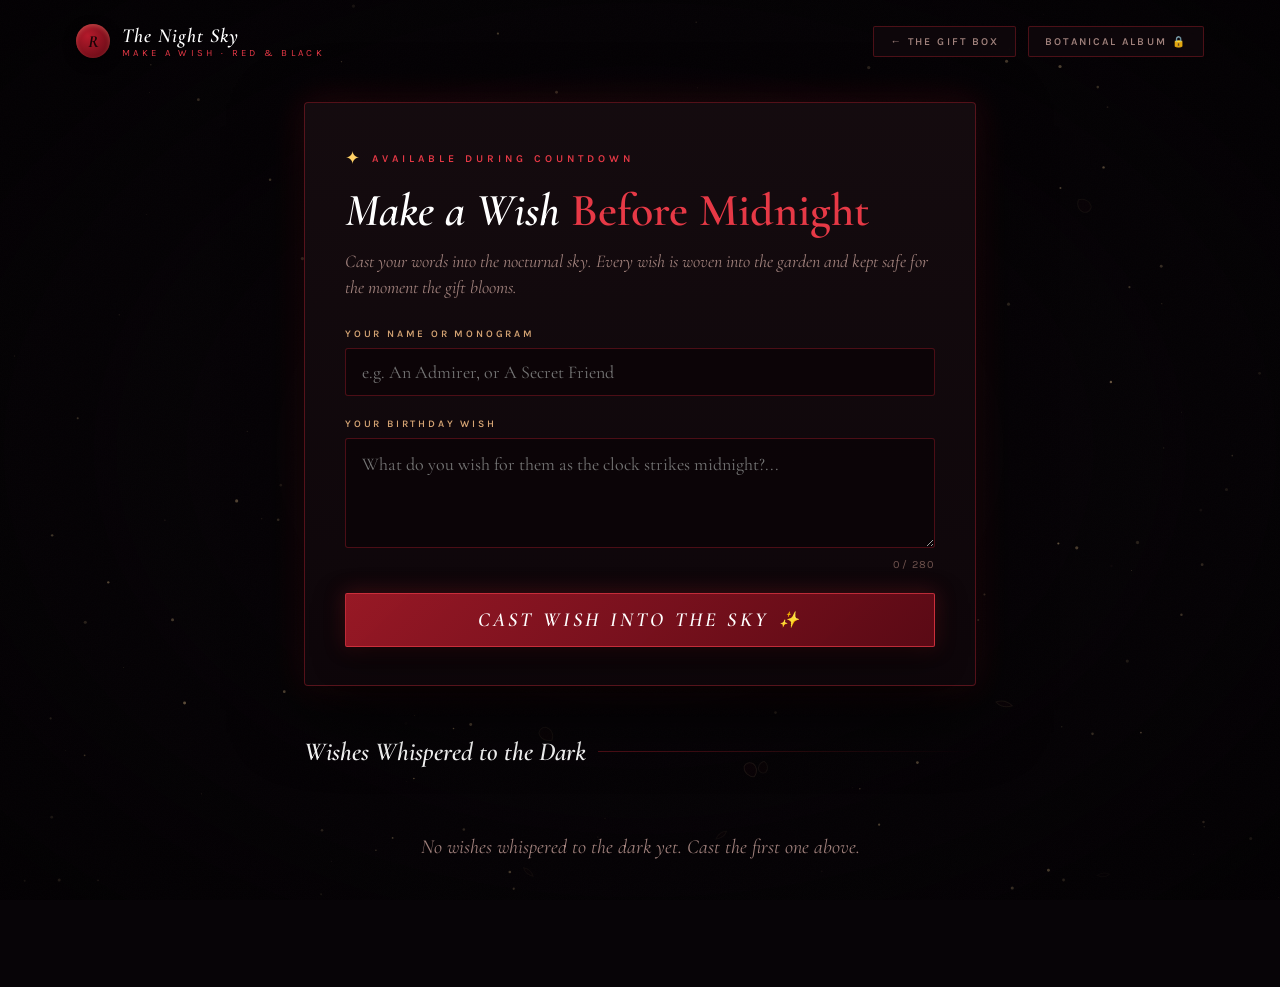
<file: wish.html>
<!DOCTYPE html>
<html lang="en">

<head>
    <meta charset="utf-8" />
    <meta name="viewport" content="width=device-width, initial-scale=1, viewport-fit=cover" />
    <meta name="color-scheme" content="dark" />
    <meta name="description" content="Make a wish before midnight — A constellation of wishes written to the dark." />
    <link rel="icon" href="data:image/svg+xml,<svg xmlns='http://www.w3.org/2000/svg' viewBox='0 0 100 100'><circle cx='50' cy='50' r='46' fill='%23070407'/><path d='M50 30 C35 15 15 35 35 60 L50 78 L65 60 C85 35 65 15 50 30 Z' fill='%23c42432'/></svg>" />
    <link rel="stylesheet" href="theme.css" />
    <script src="motifs.js"></script>
    <title>Make a Wish Before Midnight · A Gift in Red &amp; Black</title>

    <link rel="preconnect" href="https://fonts.googleapis.com">
    <link rel="preconnect" href="https://fonts.gstatic.com" crossorigin>
    <link
        href="https://fonts.googleapis.com/css2?family=Cormorant+Garamond:ital,wght@0,400;0,500;0,600;0,700;1,400;1,500;1,600;1,700&family=Karla:wght@300;400;500;600;700&display=swap"
        rel="stylesheet">

    <style>
        :root {
            --bg: #070407;
            --surface: #12090d;
            --surface-card: rgba(18, 9, 13, 0.94);
            --ink: #f3e5df;
            --ink-bright: #ffffff;
            --muted: #a0817c;
            --faint: #6e524d;
            --crimson: #c42432;
            --crimson-glow: #e63946;
            --gold: #d4a373;
            --gold-bright: #ffd166;
            --border: rgba(196, 36, 50, 0.32);
        }

        * {
            margin: 0;
            padding: 0;
            box-sizing: border-box;
        }

        html,
        body {
            min-height: 100%;
            background: var(--bg);
            color: var(--ink);
            font-family: 'Karla', sans-serif;
            -webkit-font-smoothing: antialiased;
            overflow-x: hidden;
            position: relative;
        }

        /* Starry Canvas */
        #skyCanvas {
            position: fixed;
            inset: 0;
            z-index: 1;
            pointer-events: none;
        }

        .vignette {
            position: fixed;
            inset: 0;
            z-index: 2;
            pointer-events: none;
            background: radial-gradient(ellipse at 50% 50%, transparent 40%, rgba(3, 1, 3, 0.85) 100%);
        }

        .grain {
            position: fixed;
            inset: 0;
            z-index: 3;
            pointer-events: none;
            opacity: 0.04;
            background-image: url("data:image/svg+xml;utf8,%3Csvg xmlns='http://www.w3.org/2000/svg' width='140' height='140'%3E%3Cfilter id='n'%3E%3CfeTurbulence type='fractalNoise' baseFrequency='0.85' numOctaves='2' stitchTiles='stitch'/%3E%3C/filter%3E%3Crect width='140' height='140' filter='url(%23n)' opacity='0.4'/%3E%3C/svg%3E");
        }

        /* Top Header */
        .top-bar {
            position: relative;
            z-index: 20;
            display: flex;
            align-items: center;
            justify-content: space-between;
            padding: 24px 36px;
            max-width: 1200px;
            margin: 0 auto;
        }

        .brand {
            display: flex;
            align-items: center;
            gap: 12px;
            text-decoration: none;
            color: var(--ink);
        }

        .brand-seal {
            width: 34px;
            height: 34px;
            border-radius: 50%;
            background: radial-gradient(circle at 35% 35%, #b51a2b, #590913);
            display: flex;
            align-items: center;
            justify-content: center;
            font-family: 'Cormorant Garamond', Georgia, serif;
            font-size: 17px;
            font-weight: 700;
            font-style: italic;
            color: #1a0407;
            box-shadow: 0 4px 12px rgba(0, 0, 0, 0.6), inset 0 2px 4px rgba(255, 140, 120, 0.4);
        }

        .brand-text h1 {
            font-family: 'Cormorant Garamond', Georgia, serif;
            font-size: 20px;
            font-style: italic;
            font-weight: 600;
            letter-spacing: 0.05em;
            line-height: 1.1;
            color: var(--ink-bright);
        }

        .brand-text span {
            font-size: 9.5px;
            letter-spacing: 0.35em;
            text-transform: uppercase;
            color: var(--crimson-glow);
            display: block;
        }

        .nav-links {
            display: flex;
            align-items: center;
            gap: 12px;
        }

        .btn-nav {
            background: rgba(18, 9, 13, 0.7);
            border: 1px solid rgba(196, 36, 50, 0.35);
            color: var(--muted);
            font-family: 'Karla', sans-serif;
            font-size: 10.5px;
            font-weight: 600;
            letter-spacing: 0.2em;
            text-transform: uppercase;
            padding: 8px 16px;
            cursor: var(--cursor-rose-hover);
            backdrop-filter: blur(8px);
            border-radius: 2px;
            text-decoration: none;
            display: inline-flex;
            align-items: center;
            gap: 6px;
            transition: all 0.25s ease;
        }

        .btn-nav:hover {
            border-color: var(--crimson-glow);
            color: var(--ink-bright);
            background: rgba(35, 12, 18, 0.85);
            transform: translateY(-1px);
        }

        /* Layout Container */
        .container {
            position: relative;
            z-index: 10;
            max-width: 720px;
            margin: 20px auto 80px;
            padding: 0 24px;
        }

        /* Wish Card Box */
        .wish-entry-card {
            background: linear-gradient(180deg, rgba(22, 12, 16, 0.92) 0%, rgba(14, 6, 10, 0.96) 100%);
            border: 1px solid rgba(196, 36, 50, 0.38);
            box-shadow: 0 24px 70px rgba(0, 0, 0, 0.8), 0 0 35px rgba(196, 36, 50, 0.2);
            border-radius: 4px;
            padding: 44px 40px 38px;
            position: relative;
            backdrop-filter: blur(12px);
            margin-bottom: 50px;
        }

        .card-header-badge {
            display: flex;
            align-items: center;
            gap: 12px;
            margin-bottom: 16px;
        }

        .badge-star {
            color: var(--gold-bright);
            font-size: 18px;
            animation: twinkleStar 3s ease-in-out infinite;
        }

        @keyframes twinkleStar {
            0%, 100% { transform: scale(0.9); opacity: 0.6; }
            50% { transform: scale(1.2); opacity: 1; filter: drop-shadow(0 0 8px #ffd166); }
        }

        .badge-label {
            font-size: 10.5px;
            font-weight: 600;
            letter-spacing: 0.38em;
            text-transform: uppercase;
            color: var(--crimson-glow);
        }

        .wish-heading {
            font-family: 'Cormorant Garamond', Georgia, serif;
            font-style: italic;
            font-weight: 600;
            font-size: clamp(30px, 4.5vw, 46px);
            line-height: 1.1;
            color: var(--ink-bright);
            margin-bottom: 12px;
        }

        .wish-heading em {
            color: var(--crimson-glow);
            font-style: normal;
        }

        .wish-sub {
            font-family: 'Cormorant Garamond', Georgia, serif;
            font-style: italic;
            font-size: 18px;
            line-height: 1.45;
            color: var(--muted);
            margin-bottom: 28px;
        }

        /* Form Inputs */
        .form-group {
            margin-bottom: 22px;
        }

        .form-label {
            display: block;
            font-size: 10px;
            font-weight: 600;
            letter-spacing: 0.28em;
            text-transform: uppercase;
            color: var(--gold);
            margin-bottom: 8px;
        }

        .input-text,
        .input-textarea {
            width: 100%;
            background: rgba(10, 4, 7, 0.7);
            border: 1px solid rgba(196, 36, 50, 0.35);
            border-radius: 3px;
            padding: 12px 16px;
            color: var(--ink-bright);
            font-family: 'Cormorant Garamond', Georgia, serif;
            font-size: 18px;
            outline: none;
            transition: border-color 0.3s, box-shadow 0.3s, background 0.3s;
        }

        .input-text:focus,
        .input-textarea:focus {
            border-color: var(--crimson-glow);
            box-shadow: 0 0 16px rgba(230, 57, 70, 0.3);
            background: rgba(20, 6, 12, 0.85);
        }

        .input-textarea {
            min-height: 110px;
            resize: vertical;
            line-height: 1.5;
        }

        .char-counter {
            display: flex;
            justify-content: flex-end;
            margin-top: 6px;
            font-size: 11px;
            color: var(--faint);
            letter-spacing: 0.1em;
        }

        /* Submit Button */
        .btn-submit-wish {
            width: 100%;
            background: linear-gradient(135deg, rgba(175, 28, 42, 0.85), rgba(95, 10, 22, 0.95));
            border: 1px solid rgba(230, 57, 70, 0.7);
            color: #ffffff;
            font-family: 'Cormorant Garamond', Georgia, serif;
            font-style: italic;
            font-size: 20px;
            font-weight: 600;
            letter-spacing: 0.16em;
            text-transform: uppercase;
            padding: 14px 28px;
            cursor: var(--cursor-rose-hover);
            border-radius: 2px;
            box-shadow: 0 10px 30px rgba(0, 0, 0, 0.7), 0 0 20px rgba(196, 36, 50, 0.35);
            transition: all 0.3s ease;
            display: flex;
            align-items: center;
            justify-content: center;
            gap: 10px;
        }

        .btn-submit-wish:hover:not(:disabled) {
            background: linear-gradient(135deg, rgba(205, 36, 52, 0.95), rgba(120, 15, 30, 1));
            box-shadow: 0 12px 35px rgba(0, 0, 0, 0.8), 0 0 30px rgba(230, 57, 70, 0.6);
            transform: translateY(-2px);
        }

        .btn-submit-wish:disabled {
            opacity: 0.55;
            cursor: not-allowed;
            transform: none;
            box-shadow: none;
        }

        /* Status & Confirmation Message */
        .status-msg {
            margin-top: 14px;
            padding: 10px 14px;
            border-radius: 3px;
            font-size: 12.5px;
            display: none;
            text-align: center;
        }

        .status-msg.success {
            display: block;
            background: rgba(30, 15, 20, 0.8);
            border: 1px solid var(--gold);
            color: var(--gold-bright);
            animation: fadeIn 0.4s ease;
        }

        .status-msg.error {
            display: block;
            background: rgba(50, 10, 15, 0.8);
            border: 1px solid var(--crimson-glow);
            color: #ff9999;
        }

        /* Wish Wall / Constellation */
        .wishes-wall-title {
            font-family: 'Cormorant Garamond', Georgia, serif;
            font-style: italic;
            font-size: 26px;
            font-weight: 600;
            color: var(--ink-bright);
            margin-bottom: 20px;
            display: flex;
            align-items: center;
            gap: 12px;
        }

        .wishes-wall-title::after {
            content: "";
            flex: 1;
            height: 1px;
            background: linear-gradient(90deg, rgba(196, 36, 50, 0.4), transparent);
        }

        .wishes-grid {
            display: grid;
            grid-template-columns: repeat(auto-fill, minmax(280px, 1fr));
            gap: 18px;
        }

        .wish-item-card {
            background: rgba(18, 9, 13, 0.78);
            border: 1px solid rgba(196, 36, 50, 0.25);
            border-radius: 4px;
            padding: 22px 20px 18px;
            position: relative;
            backdrop-filter: blur(8px);
            transition: transform 0.25s, border-color 0.25s, box-shadow 0.25s;
        }

        .wish-item-card:hover {
            transform: translateY(-2px);
            border-color: rgba(230, 57, 70, 0.5);
            box-shadow: 0 10px 25px rgba(0, 0, 0, 0.6), 0 0 18px rgba(196, 36, 50, 0.2);
        }

        .wish-card-quote {
            font-family: 'Cormorant Garamond', Georgia, serif;
            font-style: italic;
            font-size: 17px;
            line-height: 1.55;
            color: #ebd8d2;
            margin-bottom: 14px;
        }

        .wish-card-author {
            display: flex;
            align-items: baseline;
            justify-content: space-between;
            font-size: 11px;
            color: var(--gold);
            font-weight: 600;
            letter-spacing: 0.15em;
            text-transform: uppercase;
            border-top: 1px dashed rgba(196, 36, 50, 0.2);
            padding-top: 10px;
        }

        .wish-card-date {
            color: var(--faint);
            font-size: 10px;
            font-weight: 400;
            text-transform: none;
            letter-spacing: 0;
        }

        /* Shooting Star / Plane Canvas Overlay */
        #shootingStarOverlay {
            position: fixed;
            inset: 0;
            z-index: 50;
            pointer-events: none;
        }

        @keyframes fadeIn {
            from { opacity: 0; transform: translateY(6px); }
            to { opacity: 1; transform: translateY(0); }
        }

        @media (max-width: 600px) {
            .wish-entry-card {
                padding: 30px 22px 26px;
            }

            .top-bar {
                padding: 18px 20px;
            }
        }
    </style>
</head>

<body>
    <canvas id="skyCanvas"></canvas>
    <canvas id="shootingStarOverlay"></canvas>
    <div class="vignette"></div>
    <div class="grain"></div>

    <!-- Navigation Header -->
    <header class="top-bar">
        <a class="brand" href="index.html">
            <div class="brand-seal">R</div>
            <div class="brand-text">
                <h1>The Night Sky</h1>
                <span>Make a Wish · Red &amp; Black</span>
            </div>
        </a>
        <nav class="nav-links">
            <a class="btn-nav" href="index.html">← The Gift Box</a>
            <a class="btn-nav" href="album.html">Botanical Album 🔒</a>
        </nav>
    </header>

    <main class="container">
        <!-- Wish Entry Card -->
        <section class="wish-entry-card">
            <div class="card-header-badge">
                <span class="badge-star">✦</span>
                <span class="badge-label">Available during countdown</span>
            </div>
            <h1 class="wish-heading">Make a Wish <em>Before Midnight</em></h1>
            <p class="wish-sub">
                Cast your words into the nocturnal sky. Every wish is woven into the garden
                and kept safe for the moment the gift blooms.
            </p>

            <form id="wishForm" autocomplete="off">
                <div class="form-group">
                    <label class="form-label" for="wishName">Your Name or Monogram</label>
                    <input class="input-text" type="text" id="wishName" name="name" maxlength="60" required
                        placeholder="e.g. An Admirer, or A Secret Friend" spellcheck="false" />
                </div>

                <div class="form-group">
                    <label class="form-label" for="wishText">Your Birthday Wish</label>
                    <textarea class="input-textarea" id="wishText" name="wish" maxlength="280" required
                        placeholder="What do you wish for them as the clock strikes midnight?..."
                        spellcheck="true"></textarea>
                    <div class="char-counter"><span id="charCount">0</span> / 280</div>
                </div>

                <button class="btn-submit-wish" id="btnSubmitWish" type="submit">
                    <span>Cast Wish into the Sky</span>
                    <span style="font-size: 16px;">✨</span>
                </button>

                <div class="status-msg" id="statusMsg" role="alert"></div>
            </form>
        </section>

        <!-- Wishes Constellation Wall -->
        <section class="wishes-wall">
            <h2 class="wishes-wall-title">Wishes Whispered to the Dark</h2>
            <div class="wishes-grid" id="wishesGrid">
                <!-- Dynamically rendered wishes -->
            </div>
        </section>
    </main>

    <script>
        // ==========================================
        // PERSISTENCE (LOCALSTORAGE VAULT)
        // ==========================================
        const STORAGE_KEY = "birthday_wishes_vault";

        function sanitizeText(str) {
            const div = document.createElement("div");
            div.textContent = (str || "").trim();
            return div.innerHTML;
        }

        async function fetchWishes() {
            try {
                const stored = localStorage.getItem(STORAGE_KEY);
                return stored ? JSON.parse(stored) : [];
            } catch (e) {
                return [];
            }
        }

        async function saveWish(name, wishText) {
            const newWish = {
                name: name,
                wish: wishText,
                created_at: new Date().toISOString()
            };
            try {
                const current = await fetchWishes();
                current.unshift(newWish);
                localStorage.setItem(STORAGE_KEY, JSON.stringify(current));
            } catch (e) {
                console.warn("Storage write error:", e);
            }
            return newWish;
        }

        // Render Wishes Grid
        async function renderWishes() {
            const grid = document.getElementById("wishesGrid");
            const wishes = await fetchWishes();
            grid.innerHTML = "";

            if (!wishes || wishes.length === 0) {
                grid.innerHTML = `
                    <div style="grid-column: 1 / -1; text-align: center; color: var(--muted); font-style: italic; padding: 48px 16px; font-family: 'Cormorant Garamond', Georgia, serif; font-size: 20px;">
                        No wishes whispered to the dark yet. Cast the first one above.
                    </div>
                `;
                return;
            }

            wishes.forEach(w => {
                const card = document.createElement("div");
                card.className = "wish-item-card";

                const dateStr = w.created_at ? new Date(w.created_at).toLocaleDateString(undefined, {
                    month: "short", day: "numeric"
                }) : "Midnight";

                card.innerHTML = `
                    <p class="wish-card-quote">“${sanitizeText(w.wish)}”</p>
                    <div class="wish-card-author">
                        <span>— ${sanitizeText(w.name)}</span>
                        <span class="wish-card-date">${dateStr}</span>
                    </div>
                `;
                grid.appendChild(card);
            });
        }

        // ==========================================
        // SHOOTING STAR & PAPER PLANE CANVAS ANIMATION
        // ==========================================
        const starCanvas = document.getElementById("shootingStarOverlay");
        const starCtx = starCanvas.getContext("2d");

        function resizeStarCanvas() {
            starCanvas.width = window.innerWidth;
            starCanvas.height = window.innerHeight;
        }
        window.addEventListener("resize", resizeStarCanvas);
        resizeStarCanvas();

        let activeShootingStars = [];

        function triggerShootingStarAnimation() {
            // Spawn 2 golden shooting stars & paper plane arc
            const w = starCanvas.width;
            const h = starCanvas.height;

            activeShootingStars.push({
                x: Math.random() * (w * 0.4),
                y: h * 0.8 + Math.random() * (h * 0.15),
                vx: 18 + Math.random() * 8,
                vy: -12 - Math.random() * 6,
                len: 120,
                alpha: 1,
                particles: [],
                isPlane: true
            });
        }

        function renderShootingStars() {
            starCtx.clearRect(0, 0, starCanvas.width, starCanvas.height);

            for (let i = activeShootingStars.length - 1; i >= 0; i--) {
                const s = activeShootingStars[i];
                s.x += s.vx;
                s.y += s.vy;
                s.alpha -= 0.012;

                // Add stardust particle trail
                if (Math.random() < 0.7) {
                    s.particles.push({
                        x: s.x - (Math.random() - 0.5) * 8,
                        y: s.y - (Math.random() - 0.5) * 8,
                        r: Math.random() * 2 + 1,
                        alpha: s.alpha,
                        color: Math.random() > 0.4 ? "#ffd166" : "#e63946"
                    });
                }

                // Draw trail line
                const grad = starCtx.createLinearGradient(s.x, s.y, s.x - s.vx * 7, s.y - s.vy * 7);
                grad.addColorStop(0, `rgba(255, 209, 102, ${Math.max(0, s.alpha)})`);
                grad.addColorStop(0.3, `rgba(230, 57, 70, ${Math.max(0, s.alpha * 0.7)})`);
                grad.addColorStop(1, "rgba(230, 57, 70, 0)");

                starCtx.strokeStyle = grad;
                starCtx.lineWidth = 3.5;
                starCtx.beginPath();
                starCtx.moveTo(s.x, s.y);
                starCtx.lineTo(s.x - s.vx * 6, s.y - s.vy * 6);
                starCtx.stroke();

                // Draw paper plane / star head
                starCtx.save();
                starCtx.translate(s.x, s.y);
                const angle = Math.atan2(s.vy, s.vx);
                starCtx.rotate(angle);
                starCtx.fillStyle = `rgba(255, 255, 255, ${Math.max(0, s.alpha)})`;
                starCtx.beginPath();
                starCtx.moveTo(10, 0);
                starCtx.lineTo(-8, -5);
                starCtx.lineTo(-4, 0);
                starCtx.lineTo(-8, 5);
                starCtx.closePath();
                starCtx.fill();
                starCtx.restore();

                // Draw lingering trail particles
                for (let p of s.particles) {
                    p.alpha -= 0.02;
                    if (p.alpha > 0) {
                        starCtx.fillStyle = p.color;
                        starCtx.globalAlpha = Math.max(0, p.alpha);
                        starCtx.beginPath();
                        starCtx.arc(p.x, p.y, p.r, 0, Math.PI * 2);
                        starCtx.fill();
                        starCtx.globalAlpha = 1;
                    }
                }

                if (s.alpha <= 0) {
                    activeShootingStars.splice(i, 1);
                }
            }

            requestAnimationFrame(renderShootingStars);
        }
        requestAnimationFrame(renderShootingStars);

        // ==========================================
        // STARFIELD BACKGROUND & FLOATING BOTANICAL PETALS
        // ==========================================
        const skyCanvas = document.getElementById("skyCanvas");
        const skyCtx = skyCanvas.getContext("2d");
        let skyStars = [];
        let driftingPetals = [];

        function resizeSky() {
            skyCanvas.width = window.innerWidth;
            skyCanvas.height = window.innerHeight;
            skyStars = [];
            const count = Math.floor((skyCanvas.width * skyCanvas.height) / 7500);
            for (let i = 0; i < count; i++) {
                skyStars.push({
                    x: Math.random() * skyCanvas.width,
                    y: Math.random() * skyCanvas.height,
                    r: Math.random() * 1.4 + 0.3,
                    baseAlpha: Math.random() * 0.5 + 0.2,
                    speed: Math.random() * 0.03 + 0.008,
                    phase: Math.random() * Math.PI * 2
                });
            }

            driftingPetals = [];
            const petalCount = Math.min(22, Math.max(10, Math.floor(skyCanvas.width / 85)));
            for (let i = 0; i < petalCount; i++) {
                driftingPetals.push({
                    x: Math.random() * skyCanvas.width,
                    y: Math.random() * skyCanvas.height,
                    type: i % 2 === 0 ? 'rosePetal' : 'lilyPetal', // Alternates between rose-petal and lily-petal silhouette shapes
                    size: Math.random() * 8 + 14,
                    vy: Math.random() * 0.4 + 0.25,
                    vx: Math.random() * 0.2 - 0.1,
                    swaySpeed: Math.random() * 0.0015 + 0.001,
                    swayOffset: Math.random() * Math.PI * 2,
                    angle: Math.random() * Math.PI * 2,
                    vAngle: (Math.random() - 0.5) * 0.006,
                    opacity: Math.random() * 0.06 + 0.07 // 7% to 13% opacity (subtle, non-distracting)
                });
            }
        }
        window.addEventListener("resize", resizeSky);
        resizeSky();

        function renderSky(t) {
            skyCtx.clearRect(0, 0, skyCanvas.width, skyCanvas.height);

            // Stars
            for (let s of skyStars) {
                const a = s.baseAlpha + Math.sin(t * 0.001 * s.speed * 60 + s.phase) * 0.25;
                skyCtx.fillStyle = `rgba(212, 180, 131, ${Math.max(0.04, Math.min(0.75, a * 0.8))})`;
                skyCtx.beginPath();
                skyCtx.arc(s.x, s.y, s.r, 0, Math.PI * 2);
                skyCtx.fill();
            }

            // Floating botanical petals (alternating rose-petal and lily-petal silhouettes)
            if (window.MOTIFS) {
                for (let p of driftingPetals) {
                    p.y += p.vy;
                    p.x += p.vx + Math.sin(t * p.swaySpeed + p.swayOffset) * 0.25;
                    p.angle += p.vAngle;

                    if (p.y > skyCanvas.height + 35) {
                        p.y = -35;
                        p.x = Math.random() * skyCanvas.width;
                    }
                    if (p.x < -40) p.x = skyCanvas.width + 35;
                    if (p.x > skyCanvas.width + 40) p.x = -35;

                    const stroke = `rgba(212, 180, 131, ${p.opacity.toFixed(3)})`;
                    const fill = `rgba(158, 34, 48, ${(p.opacity * 0.35).toFixed(3)})`;

                    if (p.type === 'rosePetal') {
                        MOTIFS.drawRosePetal(skyCtx, p.x, p.y, p.size, p.angle, stroke, fill);
                    } else {
                        MOTIFS.drawLilyPetal(skyCtx, p.x, p.y, p.size, p.angle, stroke, fill);
                    }
                }
            }

            requestAnimationFrame(renderSky);
        }
        requestAnimationFrame(renderSky);

        // ==========================================
        // FORM SUBMISSION & CHARACTER COUNTER
        // ==========================================
        const wishForm = document.getElementById("wishForm");
        const wishName = document.getElementById("wishName");
        const wishText = document.getElementById("wishText");
        const charCount = document.getElementById("charCount");
        const btnSubmitWish = document.getElementById("btnSubmitWish");
        const statusMsg = document.getElementById("statusMsg");

        wishText.addEventListener("input", () => {
            charCount.textContent = wishText.value.length;
        });

        wishForm.addEventListener("submit", async (e) => {
            e.preventDefault();

            const name = sanitizeText(wishName.value);
            const wish = sanitizeText(wishText.value);

            if (!name || !wish) {
                statusMsg.className = "status-msg error";
                statusMsg.textContent = "Please provide both your name and wish.";
                return;
            }

            // Disable double submit
            btnSubmitWish.disabled = true;
            btnSubmitWish.innerHTML = `<span>Casting your wish into the sky...</span> <span>✨</span>`;
            statusMsg.style.display = "none";

            try {
                await saveWish(name, wish);

                // Trigger shooting star celebration
                triggerShootingStarAnimation();

                statusMsg.className = "status-msg success";
                statusMsg.innerHTML = `✦ Your wish has taken flight across the midnight sky. It will be kept safe for the blooming moment.`;
                statusMsg.style.display = "block";

                // Reset form
                wishForm.reset();
                charCount.textContent = "0";

                // Re-render wishes wall
                setTimeout(renderWishes, 600);

            } catch (err) {
                console.error(err);
                statusMsg.className = "status-msg error";
                statusMsg.textContent = "Could not save your wish. Please try again.";
                statusMsg.style.display = "block";
            } finally {
                btnSubmitWish.disabled = false;
                btnSubmitWish.innerHTML = `<span>Cast Another Wish</span> <span>✨</span>`;
            }
        });

        // Initialize display
        renderWishes();
    </script>
</body>

</html>
</file>
<file: theme.css>
/* ==========================================================================
   Nº 09 — THE NIGHT GARDEN (SHARED DESIGN SYSTEM & TOKENS)
   ========================================================================== */

:root {
    --bg: #090207;
    --surface: #140510;
    --surface-card: rgba(20, 5, 16, 0.94);
    --surface-glass: rgba(22, 6, 18, 0.90);
    --surface-alt: #1a0815;

    /* Palette: Obsidian, Vintage Crimson Vermilion & Warm Champagne Gold */
    --champagne: #d4b483;
    --ivory: #d4b483;
    --ink: #d4b483;
    --ink-bright: #ffffff;
    --muted: #a88d9b;
    --faint: #6c475a;
    --maroon: #2d071d;
    --plum: #420b2d;
    --crimson: #9e2230;
    --crimson-glow: rgba(158, 34, 48, 0.45);
    --gold: #d4b483;
    --gold-dim: rgba(212, 180, 131, 0.28);

    --border: rgba(158, 34, 48, 0.32);
    --border-glow: rgba(158, 34, 48, 0.60);

    /* Editorial Typography */
    --font-serif: 'Cormorant Garamond', Georgia, serif;
    --font-mono: 'Space Mono', monospace;
    --font-sans: 'Karla', -apple-system, sans-serif;
    --font-hand: 'Caveat', cursive;

    --radius: 2px;
    --transition: 0.25s ease;
}

/* Subtle Botanical Motif Watermarks & Corner Flourishes */
.card-botanical-flourish {
    position: absolute;
    top: 16px;
    right: 18px;
    pointer-events: none;
    opacity: 0.12;
    transition: opacity 0.3s ease;
}

.heading-botanical-watermark {
    position: absolute;
    top: 50%;
    left: -16px;
    transform: translateY(-50%) rotate(-6deg);
    width: 220px;
    height: 220px;
    pointer-events: none;
    z-index: -1;
    opacity: 0.08;
}

/* Film-grain texture */
.grain {
    position: fixed;
    inset: 0;
    z-index: 4;
    pointer-events: none;
    opacity: 0.045;
    background-image: url("data:image/svg+xml,%3Csvg viewBox='0 0 200 200' xmlns='http://www.w3.org/2000/svg'%3E%3Cfilter id='noiseFilter'%3E%3CfeTurbulence type='fractalNoise' baseFrequency='0.8' numOctaves='3' stitchTiles='stitch'/%3E%3C/filter%3E%3Crect width='100%25' height='100%25' filter='url(%23noiseFilter)'/%3E%3C/svg%3E");
}

/* Vignette with deep nocturnal falloff */
.vignette {
    position: fixed;
    inset: 0;
    z-index: 3;
    pointer-events: none;
    background: radial-gradient(ellipse at 50% 48%, transparent 40%, rgba(7, 1, 6, 0.85) 100%);
}

/* Universal Architectural Button Style */
.btn-editorial {
    background: var(--surface-glass);
    border: 1px solid var(--border);
    color: var(--muted);
    font-family: var(--font-mono);
    font-size: 10px;
    font-weight: 600;
    letter-spacing: 0.14em;
    text-transform: uppercase;
    padding: 9px 16px;
    cursor: var(--cursor-rose-hover);
    border-radius: var(--radius);
    transition: all var(--transition);
    text-decoration: none;
    display: inline-flex;
    align-items: center;
    gap: 8px;
}

.btn-editorial:hover {
    border-color: var(--crimson);
    color: var(--ink-bright);
    background: rgba(45, 9, 32, 0.85);
    box-shadow: 0 0 14px var(--crimson-glow);
    transform: translateY(-1px);
}

/* ==========================================================================
   CUSTOM BOTANICAL ROSE CURSOR
   ========================================================================== */

:root {
    --cursor-rose: url('rose-cursor.svg') 4 4, url("data:image/svg+xml,%3Csvg xmlns='http://www.w3.org/2000/svg' width='24' height='24' viewBox='0 0 24 24'%3E%3Cdefs%3E%3Cfilter id='g' x='-30%25' y='-30%25' width='160%25' height='160%25'%3E%3CfeDropShadow dx='0' dy='1' stdDeviation='0.8' flood-color='%23000' flood-opacity='0.9'/%3E%3C/filter%3E%3C/defs%3E%3Cg filter='url(%23g)'%3E%3Cpath d='M8.5 11.5 C10 14 13 17.5 17.5 21' fill='none' stroke='%23fff' stroke-width='1.2' stroke-linecap='round'/%3E%3Cpath d='M11.5 14.5 C13.5 13 16.5 13.5 17 14.5 C15.5 16 13 16.5 11.5 14.5 Z' fill='rgba(255,255,255,0.25)' stroke='%23fff' stroke-width='1' stroke-linejoin='round'/%3E%3Cpath d='M3.5 5 C3 8 4.5 10.5 7.5 11.5 C10.5 11 12 8.5 11.5 6' fill='none' stroke='%23fff' stroke-width='1.2' stroke-linecap='round' stroke-linejoin='round'/%3E%3Cpath d='M3 4.5 C4.5 2.5 8 2.5 10.5 4.5 C11.5 6.5 10.5 9 8 10' fill='none' stroke='%23fff' stroke-width='1.2' stroke-linecap='round' stroke-linejoin='round'/%3E%3Cpath d='M5.5 4 C6.5 3 8.5 3.2 9 4.8 C9.5 6.5 8 7.8 6.5 7.5 C5.5 7.2 5.5 5.8 6.8 5.2' fill='none' stroke='%23fff' stroke-width='1.1' stroke-linecap='round'/%3E%3C/g%3E%3C/svg%3E") 4 4, auto;

    --cursor-rose-hover: url('rose-cursor-hover.svg') 4 4, url("data:image/svg+xml,%3Csvg xmlns='http://www.w3.org/2000/svg' width='24' height='24' viewBox='0 0 24 24'%3E%3Cdefs%3E%3Cfilter id='hg' x='-40%25' y='-40%25' width='180%25' height='180%25'%3E%3CfeDropShadow dx='0' dy='1' stdDeviation='1' flood-color='%23000' flood-opacity='0.9'/%3E%3CfeDropShadow dx='0' dy='0' stdDeviation='1.2' flood-color='%23fff' flood-opacity='0.8'/%3E%3C/filter%3E%3C/defs%3E%3Cg filter='url(%23hg)'%3E%3Cpath d='M8.5 11.5 C10 14 13 17.5 17.5 21' fill='none' stroke='%23fff' stroke-width='1.3' stroke-linecap='round'/%3E%3Cpath d='M11.5 14.5 C13.5 13 16.5 13.5 17 14.5 C15.5 16 13 16.5 11.5 14.5 Z' fill='%23fff' stroke='%23fff' stroke-width='1' stroke-linejoin='round'/%3E%3Cpath d='M3.5 5 C3 8 4.5 10.5 7.5 11.5 C10.5 11 12 8.5 11.5 6 Z' fill='%23fff' stroke='%23fff' stroke-width='1.2' stroke-linecap='round' stroke-linejoin='round'/%3E%3Cpath d='M3 4.5 C4.5 2.5 8 2.5 10.5 4.5 C11.5 6.5 10.5 9 8 10 Z' fill='%23fff' stroke='%23090207' stroke-width='0.8' stroke-linecap='round' stroke-linejoin='round'/%3E%3Cpath d='M5.5 4 C6.5 3 8.5 3.2 9 4.8 C9.5 6.5 8 7.8 6.5 7.5 C5.5 7.2 5.5 5.8 6.8 5.2' fill='none' stroke='%23090207' stroke-width='0.9' stroke-linecap='round'/%3E%3C/g%3E%3C/svg%3E") 4 4, pointer;
}

/* Universal Site-Wide Rose Cursor (24px, hotspot at petal tip: 4 4) */
html,
body,
*,
*::before,
*::after {
    cursor: var(--cursor-rose);
}

/* Interactive elements: swap to luminous blooming rose variant */
a,
a *,
button,
button *,
[role="button"],
[role="button"] *,
input[type="button"],
input[type="submit"],
input[type="reset"],
.btn-action,
.btn-action *,
.btn-editorial,
.btn-editorial *,
.btn-nav,
.btn-nav *,
.btn-page-turn,
.btn-page-turn *,
.btn-open-gift,
.btn-open-gift *,
.btn-submit,
.btn-submit *,
.btn-submit-wish,
.btn-submit-wish *,
.btn-test-unlock,
.btn-test-unlock *,
.album-card,
.album-card *,
.wax-seal-btn,
.wax-seal-btn *,
.seal-wrapper,
.seal-wrapper *,
.sheet,
.sheet *,
.modal-x,
.modal-x *,
.chroma-hover,
.clickable,
.story-tap-zone,
.tap-zone-left,
.tap-zone-right,
.story-close-btn,
.wrapped-story-card,
.wrapped-action-btn,
.btn-wrapped-action,
.btn-wrapped-action *,
.music-toggle,
.sound-toggle,
#lockedAlbumCompanion,
#lockedAlbumCompanion *,
#lidBtn,
#lidBtn *,
.album-closed-wrapper,
.album-closed-wrapper *,
.page-click-zone,
.page-click-zone *,
.br button,
.br button * {
    cursor: var(--cursor-rose-hover) !important;
}

/* Disabled elements revert to not-allowed */
button:disabled,
button:disabled *,
input:disabled,
[disabled],
.disabled {
    cursor: not-allowed !important;
}

/* Text fields keep familiar text editing I-beam */
input[type="text"],
input[type="search"],
input[type="email"],
input:not([type]),
textarea {
    cursor: text !important;
}

/* 3D WebGL Canvas: fall back to default / grabbing to prevent orbit drag lag/flicker */
#stage canvas,
#app canvas,
#webglCanvas,
.stage-canvas {
    cursor: default;
}

#stage canvas.interactive-hover,
#app canvas.interactive-hover,
.stage-canvas.interactive-hover {
    cursor: var(--cursor-rose-hover) !important;
}

#stage canvas:active,
#app canvas:active,
#webglCanvas:active,
.stage-canvas:active {
    cursor: grabbing !important;
}
</file>
